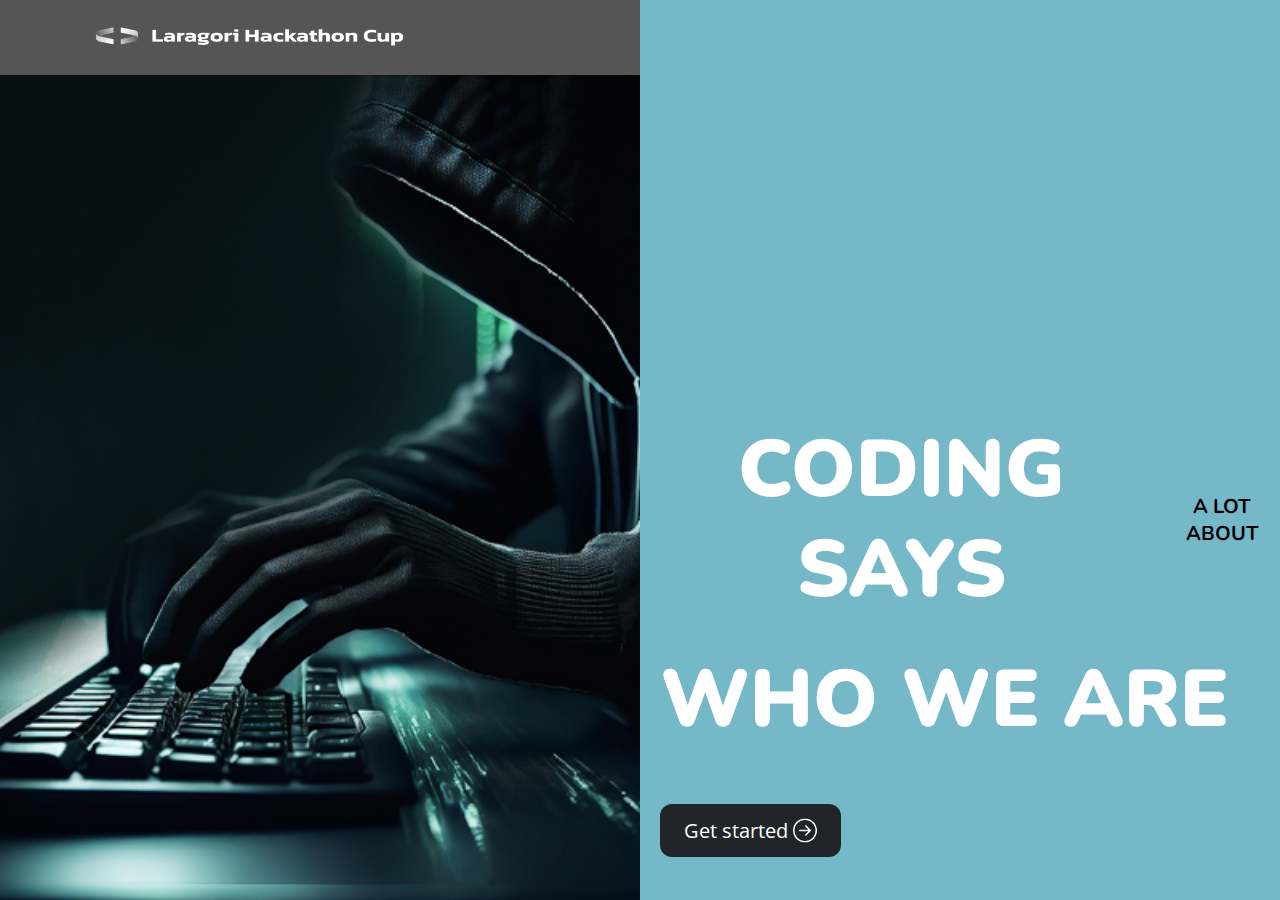
<file: index.html>
<!DOCTYPE html>
<html lang="en">
  <head>
    <meta charset="UTF-8" />
    <meta name="viewport" content="width=device-width, initial-scale=1.0" />
    <link
      href="https://fonts.googleapis.com/css2?family=Nunito:ital,wght@0,200..1000;1,200..1000&display=swap"
      rel="stylesheet"
    />
    <link rel="preconnect" href="https://fonts.googleapis.com" />
    <link rel="preconnect" href="https://fonts.gstatic.com" crossorigin />
    <link
      href="https://fonts.googleapis.com/css2?family=Open+Sans:ital,wght@0,300..800;1,300..800&display=swap"
      rel="stylesheet"
    />
    <link rel="stylesheet" href="./style.css" />
    <title>Hackathon</title>
    <!-- <script src="./script.js"></script> -->
  </head>
  <body>
    <section class="first-page">
      <div class="first-half">
        <div class="logo-place">
          <img src="./hackaton-project/logo.png" alt="" />
        </div>
        <div class="img-div"></div>
      </div>

      <div class="second-half">
        <div class="text-containers">
          <h1 class="big-text">coding says</h1>
          <p class="small-text">A LOT ABOUT</p>
        </div>
        <h1 class="big-text">Who we are</h1>
        <div class="button-div">
          <a class="start" href="./nextindex.html"
            >Get started

            <img src="./assests/first-arrow-right-circle.svg" alt="" />
          </a>
        </div>
      </div>
    </section>
  </body>
</html>
</file>
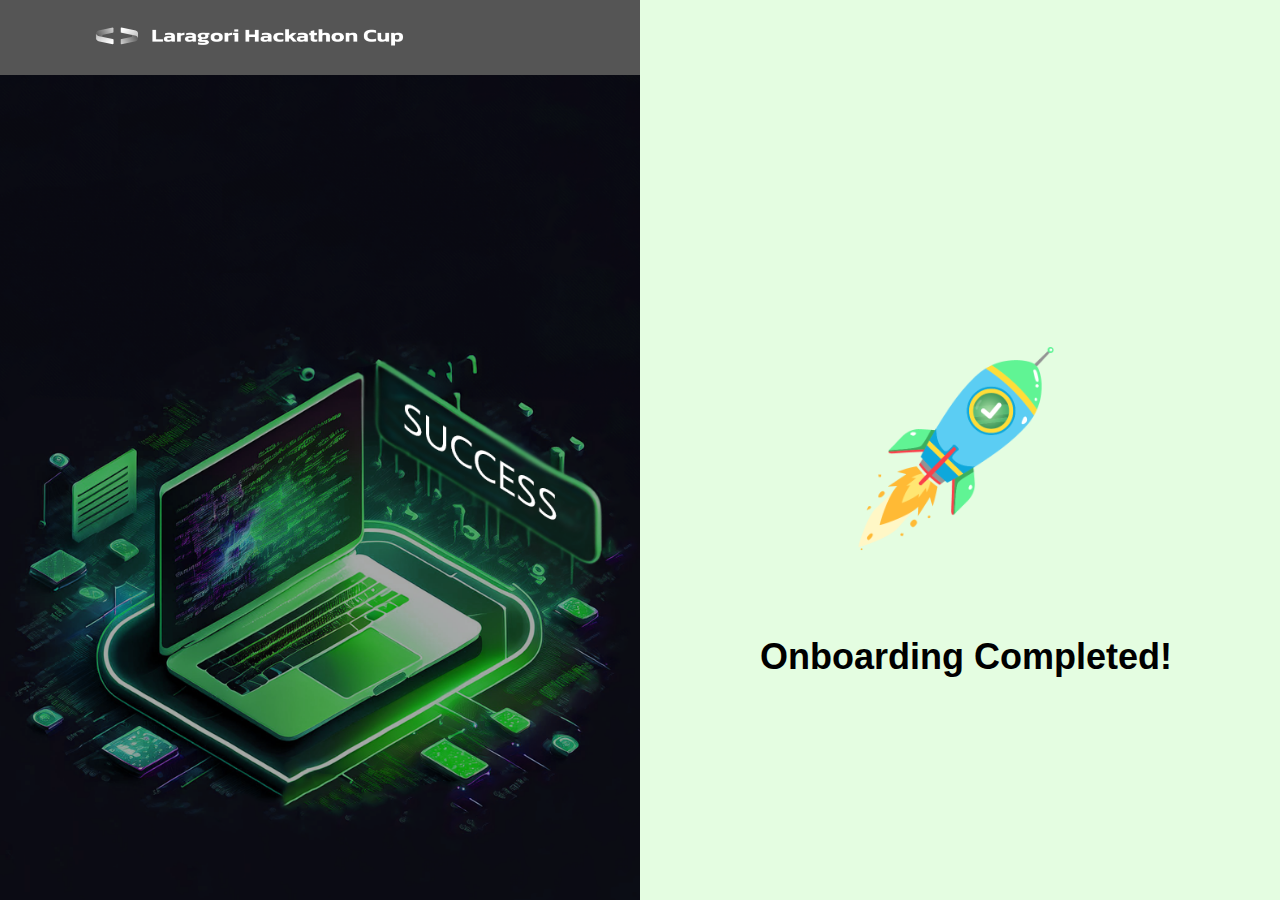
<file: endscreen.html>
<!DOCTYPE html>
<html lang="en">
  <head>
    <meta charset="UTF-8" />
    <meta name="viewport" content="width=device-width, initial-scale=1.0" />
    <link rel="stylesheet" href="./endstyle.css" />
    <link rel="stylesheet" href="./style3.css" />
    <link rel="stylesheet" href="./style.css" />
    <link rel="stylesheet" href="./Nextstyle.css" />
    <link rel="preconnect" href="https://fonts.googleapis.com" />
    <link rel="preconnect" href="https://fonts.gstatic.com" crossorigin />
    <link
      href="https://fonts.googleapis.com/css2?family=Open+Sans:ital,wght@0,300..800;1,300..800&display=swap"
      rel="stylesheet"
    />
    <title>Hackathon</title>
  </head>
  <body>
    <section class="first-page">
      <div class="first-half">
        <div class="logo-place">
          <img src="./hackaton-project/logo.png" alt="" />
        </div>
        <div class="img-div-3"></div>
        <p class="avtor">‐Emanuel Lasker</p>
      </div>

      <div class="second-page">
        <div class="img-div-end">
          <img src="./hackaton-project/page-4/rocket.png" alt="" />
        </div>
        <div class="end-text">
          <h1>Onboarding Completed!</h1>
        </div>
      </div>
    </section>
    <script src="./script.js"></script>
  </body>
</html>
</file>
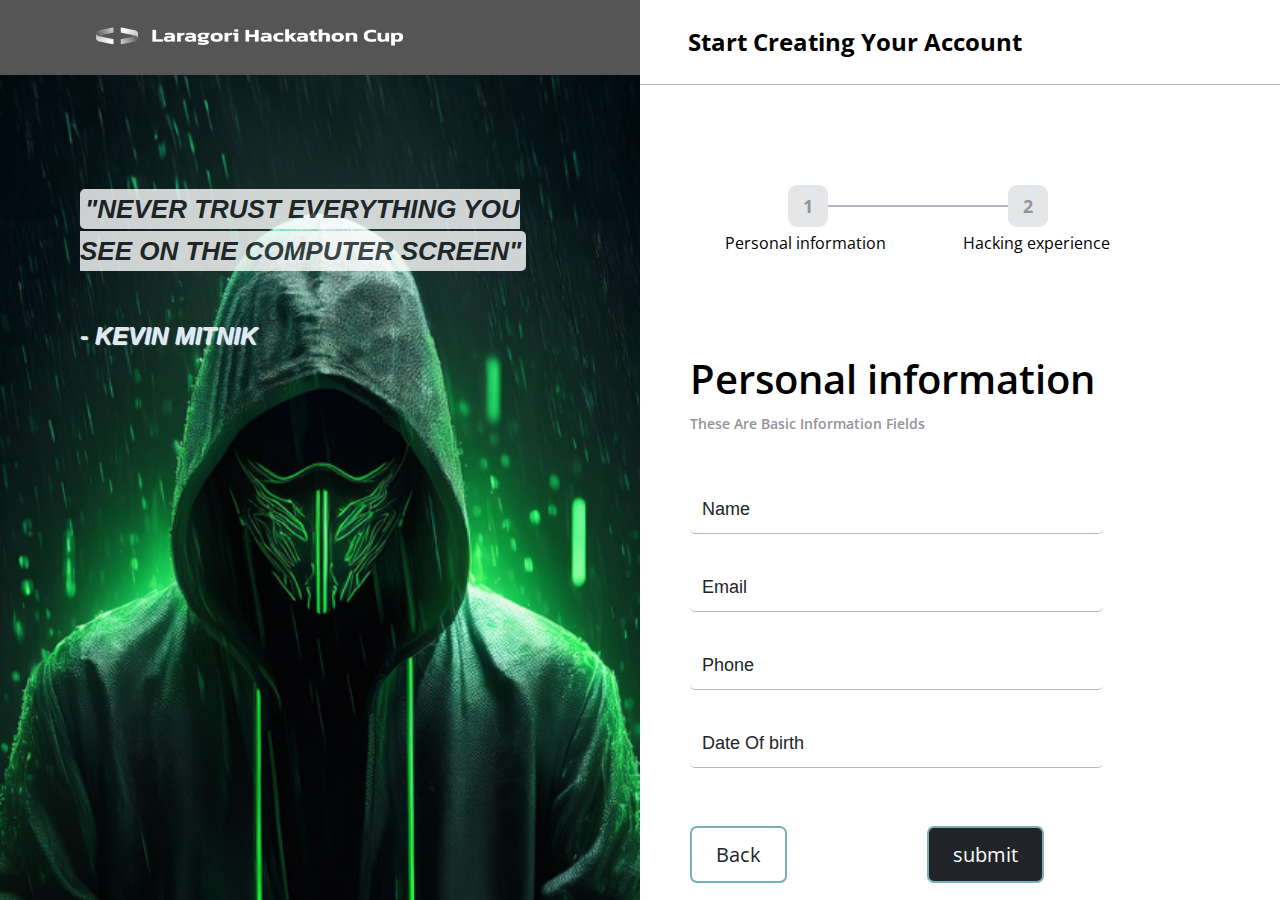
<file: nextindex.html>
<!DOCTYPE html>
<html lang="en">
  <head>
    <meta charset="UTF-8" />
    <meta name="viewport" content="width=device-width, initial-scale=1.0" />
    <link rel="stylesheet" href="./style.css" />
    <link rel="stylesheet" href="./Nextstyle.css" />
    <link rel="preconnect" href="https://fonts.googleapis.com" />
    <link rel="preconnect" href="https://fonts.gstatic.com" crossorigin />
    <link
      href="https://fonts.googleapis.com/css2?family=Open+Sans:ital,wght@0,300..800;1,300..800&display=swap"
      rel="stylesheet"
    />

    <title>Hackathon</title>
  </head>
  <body>
    <section class="first-page">
      <div class="first-half">
        <div class="logo-place">
          <img src="./hackaton-project/logo.png" alt="" />
        </div>
        <div class="img-div-2">
          <div class="praza">
            <div class="praza-div">
              <span class="f-p">
                &quot;Never trust everything you see on the computer
                screen&quot;
              </span>
              <br />
              <br />
              <span class="m-p">- Kevin Mitnik</span>
            </div>
          </div>
        </div>
        <p class="avtor">‐Emanuel Lasker</p>
      </div>

      <div class="second-page">
        <div class="start-text">
          <h1>Start Creating Your Account</h1>
        </div>
        <div class="steps-div-and-erros">
          <div class="steps-div">
            <div class="steps">
              <p>1</p>
              <div class="line"></div>
              <p>2</p>
            </div>
            <div class="step-2">
              <p>Personal information</p>
              <p>Hacking experience</p>
            </div>
          </div>
          <div class="main-eror-div">
            <div id="name-error" class="errors nameError hidden">
              <div class="er-div-1">
                <p>Invalid Name</p>
                <img
                  src="./assests/close.png"
                  alt="error"
                  class="error-icon1"
                />
              </div>
              <div class="er-div-2">
                <p class="error-message">Please enter valid name</p>
              </div>
            </div>
            <div id="email-error" class="errors emailError hidden">
              <div class="er-div-1">
                <p>Invalid Email</p>
                <img
                  src="./assests/close.png"
                  alt="error"
                  class="error-icon2"
                />
              </div>
              <div class="er-div-2">
                <p class="error-message">Please enter valid Email</p>
              </div>
            </div>
            <div id="phone-error" class="errors phoneError hidden">
              <div class="er-div-1">
                <p>Invalid Phone</p>
                <img
                  src="./assests/close.png"
                  alt="error"
                  class="error-icon3"
                />
                <!-- <img src="" alt="" /> -->
              </div>
              <div class="er-div-2">
                <p class="error-message">Please enter valid Phone</p>
              </div>
            </div>
            <div id="date-error" class="errors dateError hidden">
              <div class="er-div-1">
                <p>Invalid Date</p>
                <img
                  src="./assests/close.png"
                  alt="error"
                  class="error-icon4"
                />
                <!-- <img
                  src="./assests/error-icon.svg"
                  alt="error"
                  class="error-icon"
                /> -->
                <!-- <img src="" alt="" /> -->
              </div>
              <div class="er-div-2">
                <p class="error-message">Please enter valid date</p>
              </div>
            </div>
          </div>
        </div>
        <div class="info-text-div">
          <h1>Personal information</h1>
          <p>These Are Basic Information Fields</p>
        </div>

        <div class="form-container">
          <form id="userForm">
            <div class="form-group">
              <input type="text" id="name" placeholder="Name" name="name" />
              <img
                src="./assests/check-circle-fill.svg"
                alt="success"
                id="nameCheck"
                class="hidden succes"
              />
            </div>

            <div class="form-group">
              <input type="text" id="email" placeholder="Email" name="email" />
              <img
                src="./assests/check-circle-fill.svg"
                alt="success"
                id="emailCheck"
                class="hidden succes"
              />
            </div>

            <div class="form-group">
              <input type="tel" id="phone" name="phone" placeholder="Phone" />
              <img
                src="./assests/check-circle-fill.svg"
                alt="success"
                id="phoneCheck"
                class="hidden succes"
              />
            </div>
            <div class="form-group">
              <input
                id="dob"
                name="dob"
                type="text"
                placeholder="Date Of birth"
              />

              <img
                src="./assests/check-circle-fill.svg"
                alt="success"
                id="dobCheck"
                class="hidden succes"
              />
            </div>
            <div class="buttons">
              <a class="a-1" id="submit" href="./index.html">Back</a>
              <button class="button1" type="submit">submit</button>
            </div>
          </form>
        </div>
      </div>
    </section>
    <script src="./script.js"></script>
  </body>
</html>
</file>
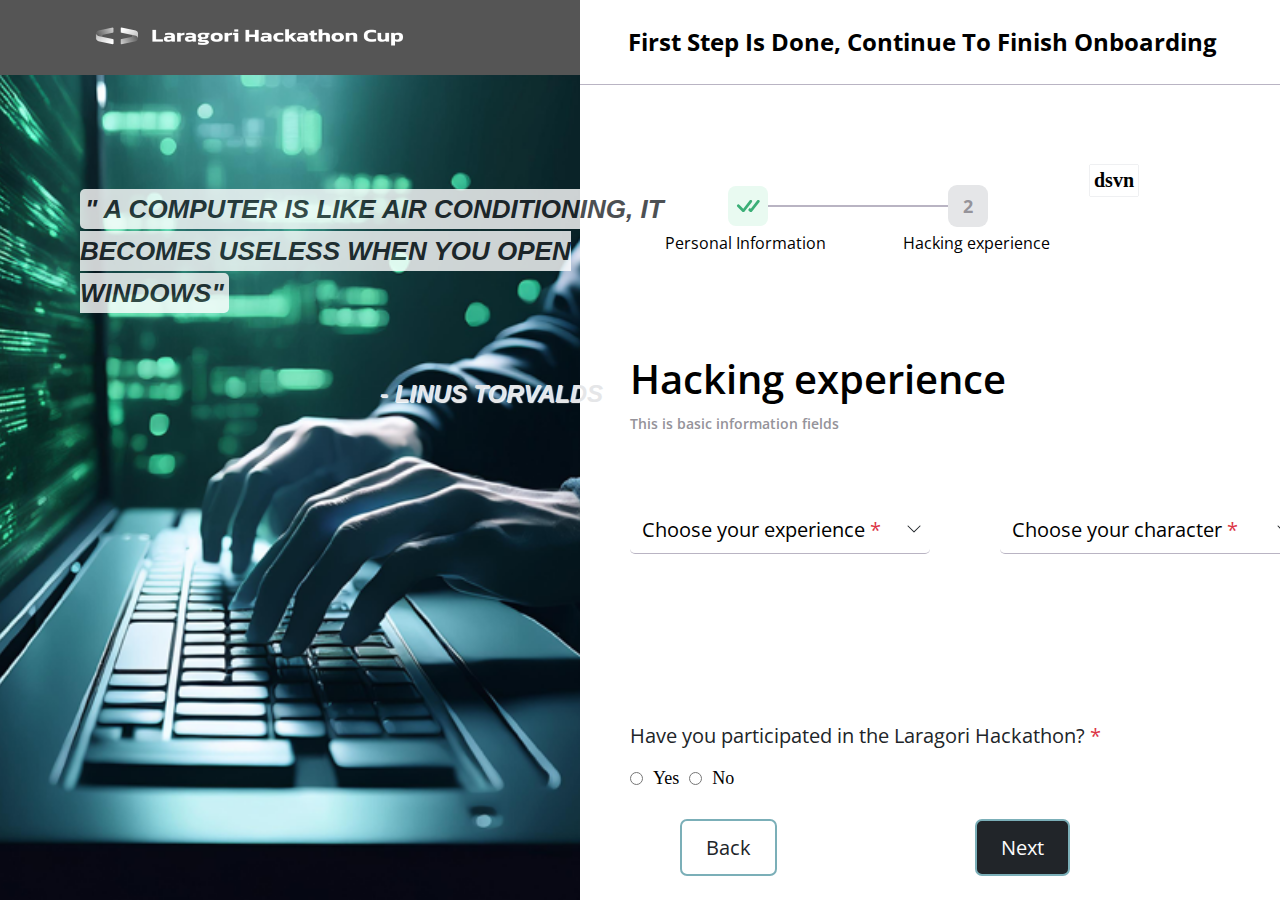
<file: thirdundex.html>
<!DOCTYPE html>
<html lang="en">
  <head>
    <meta charset="UTF-8" />
    <meta name="viewport" content="width=device-width, initial-scale=1.0" />
    <link rel="stylesheet" href="../style3.css" />
    <link rel="stylesheet" href="../style.css" />
    <link rel="stylesheet" href="../Nextstyle.css" />
    <link rel="preconnect" href="https://fonts.googleapis.com" />
    <link rel="preconnect" href="https://fonts.gstatic.com" crossorigin />
    <link
      href="https://fonts.googleapis.com/css2?family=Open+Sans:ital,wght@0,300..800;1,300..800&display=swap"
      rel="stylesheet"
    />
    <title>Hackathon</title>
  </head>
  <body>
    <section class="first-page">
      <div class="first-half">
        <div class="logo-place">
          <img
            src="./hackaton-project/logo.png"
            alt="Redberry Knight Cup logo"
          />
        </div>
        <div class="img-div-2">
          <div class="praza" id="praza">
            <div class="praza-div">
              <span class="f-p">
                &quot; A computer is like air conditioning, it becomes useless
                when you open Windows&quot;
              </span>
              <br />
              <br />
              <span class="m-p" id="margin-name">- Linus Torvalds </span>
            </div>
          </div>
        </div>
        <p class="avtor">‐ Emanuel Lasker</p>
      </div>

      <div class="second-page">
        <div class="start-text">
          <h1>First Step Is Done, Continue To Finish Onboarding</h1>
        </div>
        <div class="steps-div-and-erros">
          <div class="steps-div">
            <div class="steps">
              <img src="./assests/Frame 9.svg" alt="Step indicator" />
              <div class="line"></div>
              <p>2</p>
            </div>
            <div class="step-2">
              <p>Personal Information</p>
              <p>Hacking experience</p>
            </div>
          </div>
          <div class="errors">
            <h1>dsvn</h1>
          </div>
        </div>
        <div class="info-text-div">
          <h1>Hacking experience</h1>
          <p>This is basic information fields</p>
        </div>

        <div class="options2">
          <div class="main-div-op">
            <div class="tooltip">
              <span class="tooltiptext">Please enter a valid value.</span>
            </div>
            <p class="selection-p1 input-exp" id="input-exp">
              Choose your experience <span class="star">*</span>
            </p>
            <img
              class="icon-down"
              src="./assests/Redberry Knight Cup_files/chevron-down.svg"
              alt="Chevron down"
            />
            <img
              class="icon-up hidden"
              src="./assests/Redberry Knight Cup_files/chevron-up.svg"
              alt="Chevron up"
            />
            <ul class="options2-div hidden-optionss-div hidden" id="hiddiv1">
              <li>Beginner</li>
              <li>Intermediate</li>
              <li>Professional</li>
            </ul>
          </div>

          <div class="main-div-op2">
            <div class="tooltip1">
              <span class="tooltiptext1">Please enter a valid value.</span>
            </div>
            <div class="select-place input-exp2">
              <p class="selection-p">
                Choose your character
                <span class="star">*</span>
              </p>
              <img
                class="icon-down2 icon-down-2"
                src="./assests/Redberry Knight Cup_files/chevron-down.svg"
                alt="Chevron down"
              />
              <img
                class="icon-up2 icon-up-2 hidden2"
                src="./assests/Redberry Knight Cup_files/chevron-up.svg"
                alt="Chevron up"
              />
            </div>

            <ul
              id="hiddiv"
              class="options2-div2 hidden-optionss-div-2 hidden2 list"
            ></ul>
          </div>
        </div>
        <div class="choice">
          <div class="tooltip3">
            <span class="tooltiptext3">Please enter a valid value.</span>
          </div>

          <div>
            <p class="question">
              Have you participated in the Laragori Hackathon?
              <span class="star">*</span>
            </p>
            <div class="flex-choice">
              <input type="radio" name="seconds" id="yesRadio" value="Yes" />
              <label for="yesRadio">Yes</label>

              <input type="radio" name="seconds" id="noRadio" value="No" />
              <label for="noRadio">No</label>
            </div>
          </div>
          <div class="buttons buttons-3">
            <a class="a-1" href="./nextindex.html">Back</a>
            <button class="a-2" id="nextButton" type="submit">Next</button>
          </div>
        </div>
      </div>
    </section>
    <script src="./script3.js"></script>
  </body>
</html>
</file>
<file: style.css>
* {
  padding: 0;
  margin: 0;
  box-sizing: border-box;
}
html {
  height: 100%;
  font-size: 62.5%;
}

.first-page {
  display: grid;
  grid-template-columns: 1fr 1fr;
  height: 100vh;
  overflow: hidden;
}

.logo-place {
  /* padding: 3rem 0 3rem 6rem;
  display: flex; */
  /* justify-content: center; */
  /* align-items: center;
  gap: 1rem; */
  background-color: #555;
  width: 100%;
  aspect-ratio: auto 500 / 75;
  height: 75px;
}
.logo-place img {
  width: 500px;
  aspect-ratio: auto 500 / 75;
  height: 75px;
}
.img-div {
  height: 100vh;
  background-image: url(./hackaton-project/page-1/keyboard-1.png);
  background-size: cover;
  background-repeat: no-repeat;
  background-position: bottom center;
}

.second-half {
  background-color: #75b8c8;
  display: flex;
  flex-direction: column;
  justify-content: end;
  gap: 3rem;
  align-items: start;
  height: 100vh;
  text-align: center;
}

.text-containers {
  display: flex;
  justify-content: center;
  /* font-size: 2rem; */
  align-items: center;
  row-gap: 4rem;
  text-align: center;
}
.big-text {
  /* padding: 4rem; */
  /* font-family: nunito, sans-serif;
  font-weight: 900;
  font-size: 6rem;
  color: #fff; */
  font-family: nunito, sans-serif;
  font-weight: 900;
  font-size: 8rem;
  line-height: 10rem;
  color: #fff;
  text-transform: uppercase;
  padding-left: 2rem;
}

.small-text {
  display: flex;
  justify-content: center;
  align-items: center;
  font-family: nunito, sans-serif;
  font-weight: 700;
  text-align: center;
  font-size: 2rem;
  margin-left: 2rem;
  text-transform: uppercase;
}

.button-div {
  /* padding: 5rem;
   */
  width: 30rem;
  height: 10rem;
  display: flex;
  /* justify-content: center; */
  gap: 0.5rem;
  align-items: center;
  margin-bottom: 2rem;

  margin-left: 2rem;
}

.start,
.start:link,
.start:visited {
  /* border: 4px solid rgb(42, 7, 245); */
  /* -webkit-box-shadow: 0px 0px 14px 7px rgba(0, 0, 0, 0.75);
  -moz-box-shadow: 0px 0px 14px 7px rgba(0, 0, 0, 0.75);
  box-shadow: 0px 0px 20px 0px rgba(0, 0, 0, 0.75); */
  /* color: #fff; */
  display: flex;
  justify-content: center;
  align-items: center;
  border-radius: 12px;
  gap: 0.5rem;
  text-decoration: none;
  background-color: #212529;
  padding: 1.3rem 2.4rem;
  color: #fff;
  font-family: "Open Sans";
  font-weight: 400;
  font-size: 2rem;
  line-height: 2.7rem;
  transition: box-shadow 0.3s;
}

.start:hover,
.start:active {
  cursor: pointer;
  box-shadow: 0 0 0 4px #b8997b;
}

.hidden{
  display: none;
}
</file>
<file: endstyle.css>
.img-div-3 {
  background-image: url(./hackaton-project/page-4/success.png);
  background-size: cover;
  height: 100vh;
  display: flex;
  justify-content: start;
  align-items: center;
  background-position: center;
  background-repeat: no-repeat;
  flex-direction: column;
  gap: 2rem;
}

.second-page {
  display: flex;
  flex-direction: column;
  gap: 2rem;
  align-items: center;
  justify-content: center;
  height: 100vh;
  background-color: #e4fde1;
}

.end-text h1 {
  font-family: "Nunito", sans-serif;
  font-weight: 800;
  font-size: 3.6rem;
  line-height: 5.4rem;
  color: #000;

  white-space: nowrap;
  max-width: 40rem;
  margin-top: -5.6rem;
}

.img-div-end img {
  max-width: 45rem;
  max-height: 45rem;
}
</file>
<file: style3.css>
.options2 {
  display: flex;
  gap: 2rem;
  /* padding-bottom: 20rem; */
  margin-bottom: 15rem;
  position: relative;
}

.options2-div {
  width: 100%;
  position: absolute;

  /* margin-left: 10rem; */
  /* border: 1px solid rgb(5, 5, 5); */
  /* text-align: center; */
  padding: 1.8rem 0 2.5rem 0;
  font-size: 1.8rem;
  border-radius: 5px;
  -webkit-box-shadow: 0px 0px 12px -1px rgba(0, 0, 0, 0.75);
  -moz-box-shadow: 0px 0px 12px -1px rgba(0, 0, 0, 0.75);
  box-shadow: 0px 0px 12px -1px rgba(0, 0, 0, 0.75);
  animation: 400ms forwards clicked;
  transform-origin: top;
  background-color: #fff;

}
.hidden2 {
  z-index: 1000;
}

#praza {
  width: 60rem;
}
#margin-name {
  position: absolute;
  margin-left: 30rem;
}
.pad-bot {
  /* padding-bottom: 20rem; */
  margin-bottom: 20rem;
}
.options2-div2 {
  width: 100%;
  position: absolute;
  /* margin-left: 10rem; */
  /* border: 1px solid rgb(5, 5, 5); */
  /* text-align: center; */
  padding: 1.8rem 0 2.5rem 0;
  font-size: 1.8rem;
  border-radius: 5px;
  -webkit-box-shadow: 0px 0px 12px -1px rgba(0, 0, 0, 0.75);
  -moz-box-shadow: 0px 0px 12px -1px rgba(0, 0, 0, 0.75);
  box-shadow: 0px 0px 12px -1px rgba(0, 0, 0, 0.75);
  animation: 400ms forwards clicked;
  transform-origin: top;
  z-index: 1000;
}
.main-div-op {
  margin-top: 5rem;
  /* padding-bottom: 20rem; */
  width: 30rem;
  margin-left: 3rem;
  /* border: 2px solid black; */
  padding: 2rem;
  position: relative;
  z-index: 1000;
}
.main-div-op2 {
  margin-top: 5rem;
  width: 30rem;
  margin-left: 5rem;
  /* border: 2px solid black; */
  padding: 2rem;
  position: relative;
  /* padding-bottom: 20rem; */
  z-index: 1000;
}

#li {
  list-style-type: none;
  /* line-height: 2rem; */
  font-family: "Open Sans", sans-serif;
  font-weight: 400;
  font-size: 2rem;
  line-height: 3rem;
  color: #000;
  padding: 0.7rem 0 0.7rem 2rem;
  /* gap: 1rem; */
  display: flex;
  cursor: pointer;
  /* flex-direction: column; */
}
li {
  list-style-type: none;
  /* line-height: 2rem; */
  font-family: "Open Sans", sans-serif;
  font-weight: 400;
  font-size: 2rem;
  line-height: 3rem;
  color: #000;
  padding: 0.7rem 0 0.7rem 2rem;
  gap: 1rem;
  display: flex;
  cursor: pointer;
  flex-direction: column;
}
/* animation */
.li {
  list-style-type: none;
  /* line-height: 2rem; */
  font-family: "Open Sans", sans-serif;
  font-weight: 400;
  font-size: 2rem;
  line-height: 3rem;
  color: #000;
  padding: 0.7rem 0 0.7rem 2rem;
  /* gap: 1rem; */
  display: flex;
  cursor: pointer;
  flex-direction: column;
}
.li:hover {
  background-color: #b9b4c3;
}

#li:hover {
  background-color: #b9b4c3;
}
.input-exp {
  width: 30rem;

  height: 5rem;
  padding: 1.2rem 3rem 1.2rem 1.2rem;
  border: none;
  border-radius: 0.5rem;
  border-bottom: 1px solid #b9b4c3;
  font-size: 2rem;
}
.input-exp2 {
  width: 30rem;
  height: 5rem;
  padding: 1.2rem 3rem 1.2rem 1.2rem;
  border: none;
  border-radius: 0.5rem;
  border-bottom: 1px solid #b9b4c3;
}
.icon-down2 {
  position: absolute;
  top: 50%;
  right: 0;
  transform: translate(12px, -50%);
  cursor: pointer;
}
.icon-down {
  position: absolute;
  top: 50%;
  right: 0;
  transform: translate(12px, -50%);
  cursor: pointer;
}
.icon-up2 {
  position: absolute;
  top: 50%;
  right: 0;
  transform: translate(12px, -50%);
  cursor: pointer;
}
.icon-up {
  position: absolute;
  top: 50%;
  right: 0;
  transform: translate(12px, -50%);
  cursor: pointer;
}
.img-div-2 {
  background-image: url("./hackaton-project/page-3/keyboard-2.png") !important;
}

.hidden {
  display: none;
}

.hidden2 {
  display: none;
}
/* .hidden-option-div {
  display: none;
} */

.selection-p {
  font-family: "Open Sans", sans-serif;
  font-weight: 400;
  font-size: 2rem;
  /* line-height: 3rem; */
  color: #000;
  /* padding-bottom: 2rem !important;
   */
  /* margin-top: 2rem; */
  /* margin-top: -3rem;
  padding-top: 2rem; */
}
.selection-p1 {
  font-family: "Open Sans", sans-serif;
  font-weight: 400;
  font-size: 2rem;
  /* line-height: 3rem; */
  color: #000;
}

.selection-p1:hover {
  cursor: pointer;
  background-color: #ece9f3;
}

.star {
  color: #dc3545;
  /* padding-left: 1rem;
   */
}

.select-place:hover {
  cursor: pointer;
  background-color: #ece9f3;
}

@keyframes clicked {
  from {
    opacity: 0;
    transform: scaleY(0);
  }
  to {
    opacity: 1;
    transform: scaleY(1);
  }
}

.choice {
  margin-left: 5rem;
  margin-bottom: 5rem;
}

.yes-option {
  width: 1.4rem;
  height: 1.4rem;
  border: 1px solid #d9d9d9;
  border-radius: 50%;
}

.no-option {
  width: 1.4rem;
  height: 1.4rem;
  border: 1px solid #d9d9d9;
  border-radius: 50%;
}

.flex-choice {
  display: flex;
  gap: 1rem;
  margin-top: 2rem;
  /* justify-content: center; */
  text-align: center;
  /* align-items: center; */
}

.flex-2 {
  display: flex;
  gap: 1rem;
}

.flex-2 p {
  font-family: "Open Sans", sans-serif;
  font-weight: 400;
  font-size: 1.6rem;
  line-height: 2.4rem;
  color: #212529;
}

.question {
  font-family: "Open Sans", sans-serif;
  font-weight: 400;
  font-size: 2rem;
  line-height: 2.4rem;
  color: #212529;
  /* padding-left: 1.6rem; */
  border-radius: 0.5rem;
  /* margin-right: 5rem; */
}

.selection-p img {
  width: 45px;
  height: auto;
  margin-left: 20px;
  vertical-align: middle;
  /* margin-left: 10rem; */
  border-radius: 5px;
}

.li {
  display: flex;
  gap: 6rem;
  /* align-items: center; */
  /* justify-content: space-between; */
  padding: 2rem;
  /* border: 1px solid #b9b4c3; */
  flex-direction: row;

  /* width: 100%; */
}

.img-indiv {
  width: 10rem;
  height: 7.2rem;
  border-radius: 6px;
}

#hiddiv {
  z-index: 1000;
  background-color: white;
  max-width: fit-content;
}

.buttons-3 {
  margin-left: 5rem;
}

label {
  font-size: 1.8rem;
  font-family: nunito;
  font-weight: 500;
}

.tooltip {
  opacity: 0;
}

/* .tooltipPerson{
  position: absolute;
  top: 1rem;
} */
.tooltip {
  width: 25rem;
  font-size: 1.6rem;
  background-color: #e7787e;
  color: #fff;
  text-align: center;
  border-radius: 0.6rem;
  padding: 5px 0;
  position: absolute;
  z-index: 1;
  /* bottom: -100%; */
  top: -30px;
  right: -10rem;
  opacity: 0;
  transition: opacity 0.3s;
  position: absolute;
}

.tooltip,
.tooltiptext::after {
  content: "";
  position: absolute;

  transform: translateX(-50%);
  border-width: 5px;
  border-style: solid;
  border-color: #e7787e transparent transparent transparent;
}

.tooltip1 {
  width: 25rem;
  font-size: 1.6rem;
  background-color: #e7787e;
  color: #fff;
  text-align: center;
  border-radius: 0.6rem;
  padding: 5px 0;
  position: absolute;
  z-index: 1;
  /* bottom: -100%; */
  top: -30px;
  right: -10rem;
  opacity: 0;
  transition: opacity 0.3s;
  position: absolute;
}

.tooltip1,
.tooltiptext1::after {
  content: "";
  position: absolute;

  transform: translateX(-50%);
  border-width: 5px;
  border-style: solid;
  border-color: #e7787e transparent transparent transparent;
}

.tooltip3 {
  width: 25rem;
  font-size: 1.6rem;
  background-color: #e7787e;
  color: #fff;
  text-align: center;
  border-radius: 0.6rem;
  padding: 5px 0;
  position: absolute;
  z-index: 1;
  /* bottom: -100%; */
  /* top: 2rem;
  right: 5px; */
  /* left: 2rem; */
  margin-top: -4rem;
  opacity: 0;
  transition: opacity 0.3s;
  position: absolute;
}
.tooltip3
.tooltiptext3::after {
  content: "";
  position: absolute;

  transform: translateX(-50%);
  border-width: 5px;
  border-style: solid;
  border-color: #e7787e transparent transparent transparent;
}

.tooltip3 {
  width: 25rem;
  font-size: 1.6rem;
  background-color: #e7787e;
  color: #fff;
  text-align: center;
  border-radius: 0.6rem;
  padding: 5px 0;
  position: absolute;
  z-index: 1;
  /* bottom: -100%; */
  /* top: 2rem;
  right: 5px; */
  /* left: 2rem; */
  margin-top: -4rem;
  opacity: 0;
  transition: opacity 0.3s;
  position: absolute;
}
</file>
<file: Nextstyle.css>
* {
  padding: 0;
  margin: 0;
  box-sizing: border-box;
}

.img-div-2 {
  background-image: url(./hackaton-project/page-2/hacker.png);

  background-size: cover;
  height: 100vh;
  display: flex;
  justify-content: start;
  align-items: center;
  background-position: center;
  background-repeat: no-repeat;
  flex-direction: column;
  gap: 5rem;
  position: relative;
}
.praza {
  position: absolute;
  top: 11rem;
  font-size: 3.6rem;
  left: 8rem;
  width: 45rem;
  margin-bottom: 2rem;
  gap: 2rem;
  display: flex;
  flex-direction: column;
}

.f-p {
  font-family: "Nunito", sans-serif;
  font-weight: 800;
  font-size: 2.6rem;
  line-height: 3.5rem;
  font-style: italic;
  color: #212529;
  text-transform: uppercase;
  background-color: #fff;
  padding: 5px;
  border-radius: 5px;
  opacity: 0.8;
  text-transform: uppercase;
  /* border-radius: 5px;
  font-style: italic;
  font-family: "Nunito", sans-serif;
  font-weight: 800;
  color: #212529;
  height: 100%;
  display: flex;
  flex-direction: column;

  justify-content: center;
  align-items: center;
  margin-left: -10rem;
  background-color: #fff;
  font-size: 5.6rem;
  line-height: 3.5rem;
  font-style: italic;
  text-transform: uppercase;
  background-color: #fff;
  padding: 5px;
  opacity: 0.8;
  text-transform: uppercase;
  margin-bottom: 2rem; */
  margin-bottom: 2rem;
}
.m-p {
  /* background-color: #fff; */
  width: 44rem;
  margin-left: 0rem;
  margin-top: 5rem;
  /* font-size: 2rem; */
  font-family: "Nunito", sans-serif;
  font-weight: 700;
  text-shadow: #fff 1px 1px 1px;
  font-style: italic;
  font-size: 2.4rem;
  line-height: 3.3rem;
  color: #e5e6e8;
  margin-top: 2.4rem;
  text-transform: uppercase;
}
.avtor {
  font-family: Nunito, sans-serif;
  font-weight: 700;
  font-size: 2rem;
  line-height: 3rem;
  /* align-items: start; */
  color: #212529;
  justify-content: flex-start;
}

.start-text {
  /* padding: 3.6rem 3rem 3rem 6rem;
  display: flex;
  /* justify-content: center; */
  align-items: center;
  gap: 1rem;
  /* border-bottom: 1px solid black; */
  padding: 3rem 0 3rem 4.8rem;
  font-weight: 600;
  font-size: 1.2rem;
  line-height: 2.4rem;
  font-family: "Open Sans";
  border-bottom: 1px solid #b9b4c3;
  white-space: nowrap;
}
/* steps-div-and-erros */
.steps-div-and-erros {
  display: flex;
  align-items: center;
  /* width: 100vw; */
  position: relative;
  gap: 4rem;
}

.steps-div {
  display: flex;
  flex-direction: column;
  align-items: center;
  justify-content: center;
  margin-left: 8.5rem;
  font-family: open-sans;
}

.steps {
  display: flex;
  align-items: center;
  text-align: center;
  font-size: 2rem;
  /* margin-left: 15rem; */

  margin-top: 10rem;
}

.step-2 {
  display: flex;
  white-space: nowrap;
  gap: 7.7rem;
  margin-top: 0.4rem;
  font-size: 2rem;
  /* margin-left: 8.5rem; */
}
.step-2 p {
  font-family: "Open Sans";
  font-weight: 400;
  font-size: 1.6rem;
  line-height: 2.4rem;
  color: #000;
}
.line {
  /* border-bottom: 1px solid black;
   */
  border: 1px solid #b9b4c3;
  width: 18rem;
  /* position: absolute; */
  display: flex;
}

.steps p {
  font-family: "Open Sans";
  font-weight: 700;
  font-size: 1.8rem;
  padding: 0.9rem 1.5rem;
  color: #95939a;
  background-color: #e5e6e8;
  border-radius: 9px;
}

.errors {
  padding: 0.4rem;
}

/* next div info text */

.info-text-div {
  display: flex;
  flex-direction: column;
  /* align-items: center; */
  justify-content: center;
  gap: 1rem;
  margin-top: 10rem;
  margin-left: 5rem;
}
.info-text-div h1 {
  font-family: "Open Sans";
  font-weight: 600;
  font-size: 4rem;
  line-height: 4.8rem;
  color: #000;
  /* margin-left: 5rem; */
}
.info-text-div p {
  font-family: "Open Sans";
  font-weight: 600;
  font-size: 1.4rem;
  line-height: 2.1rem;
  color: #95939a;
}

/* inpout */

.form-container {
  display: flex;
  flex-direction: column;
  margin-left: 5rem;
  margin-top: 5rem;
}

.form-group {
  display: flex;
  flex-direction: column;
  width: 70%;
  position: relative;
}

.form-group input {
  height: 5rem;
  padding: 1.2rem 3rem 1.2rem 1.2rem;
  border: none;
  border-radius: 0.5rem;
  border-bottom: 1px solid #b9b4c3;
  font-size: 2rem;
}

.form-group input::placeholder {
  color: #212529;
  font-size: 1.8rem;
}

#userForm {
  display: flex;
  flex-direction: column;
  gap: 2.8rem;
}
input[type="tel"]:focus,
input[type="text"]:focus,
input[type="password"]:focus,
input[type="email"]:focus,
input [type="date"]:focus {
  background-color: #e7dddda9;
  /* border: 3px solid #64ad34; */
  border-radius: 5px;
  /* border: 3px solid #09ff00; */
  outline: none !important;
  outline: #7bafb7 solid 3px !important;
}

.buttons {
  display: flex;
  align-items: center;
  justify-content: space-between;
  width: 60%;
  /* margin-left: 5rem; */
  margin-top: 3rem;
}

.a-1 {
  text-decoration: none;
  padding: 1.3rem 2.4rem;
  font-family: "Open Sans";
  font-weight: 400;
  font-size: 2rem;
  line-height: 2.7rem;
  color: #212529;
  border-radius: 0.7rem;
  background-color: #fff;
  border: 2px solid #7bafb8;
}
.a-2 {
  /* text-decoration: none;
  /* display: flex; */
  /* align-items: center;
  gap: 1.2rem;
  padding: 1.3rem 2.4rem;
  border-radius: 0.7rem;
  font-family: "Open Sans";
  font-weight: 400;
  font-size: 2rem;
  line-height: 2.7rem;
  color: #fff;
  }  */
  text-decoration: none;
  background-color: #212529;
  padding: 1.3rem 2.4rem;
  font-family: "Open Sans";
  font-weight: 400;
  font-size: 2rem;
  line-height: 2.7rem;
  color: #fcfcfc;
  border-radius: 0.7rem;
  /* background-color: #fff; */
  border: 2px solid #7bafb8;
}

.form-group img {
  color: green;
  width: 4%;
  position: absolute;
  right: 20px;
  top: 20px;
}

.hidden {
  display: none;
}

.errors {
  /* background-color: #95939a; */
  background-color: #fff;
  margin-top: 2rem;
  box-shadow: 0 0 1px #a0a8af;
  z-index: 3;

  animation: 400ms forwards clicked;
}

.er-div-1 {
  display: flex;
  font-size: 1.2rem;
  gap: 2rem;
  background-color: #7bafb7;
  padding: 1rem;
  color: #dc3545;
  font-family: "Nunito";
  font-weight: 600;
  font-size: 1.3rem;
  display: flex;
  gap: 0.3rem;
  white-space: nowrap;
  align-items: center;
}

.er-div-2 {
  padding: 1rem;
  color: #212529;
  font-family: "Nunito";
  font-weight: 600;
  font-size: 1.6rem;
}

.button1 {
  text-decoration: none;
  background-color: #212529;
  padding: 1.3rem 2.4rem;
  font-family: "Open Sans";
  font-weight: 400;
  font-size: 2rem;
  line-height: 2.7rem;
  color: #fcfcfc;
  border-radius: 0.7rem;
  /* background-color: #fff; */
  border: 2px solid #7bafb8;
}

.main-eror-div {
  display: flex;
  flex-direction: column;
  gap: 1rem;
  align-items: center;
  margin-right: 14rem;
  width: 80%;
  position: absolute;
  left: 25rem;
  top: 1rem;
  /* right: -10rem; */
}
.errors {
  animation: slide 0.8s forwards;
  animation: 400ms forwards clicked;

  /* position: absolute; */
  /* top: 10%; */
}

.error-icon1,
.error-icon2,
.error-icon3,
.error-icon4 {
  width: 10%;
  position: absolute;

  right: 1rem;
  animation: 400ms forwards clicked;
}

@keyframes clicked {
  from {
    opacity: 0;
    transform: scaleY(0);
  }
  to {
    opacity: 1;
    transform: scaleY(1);
  }
}
</file>
